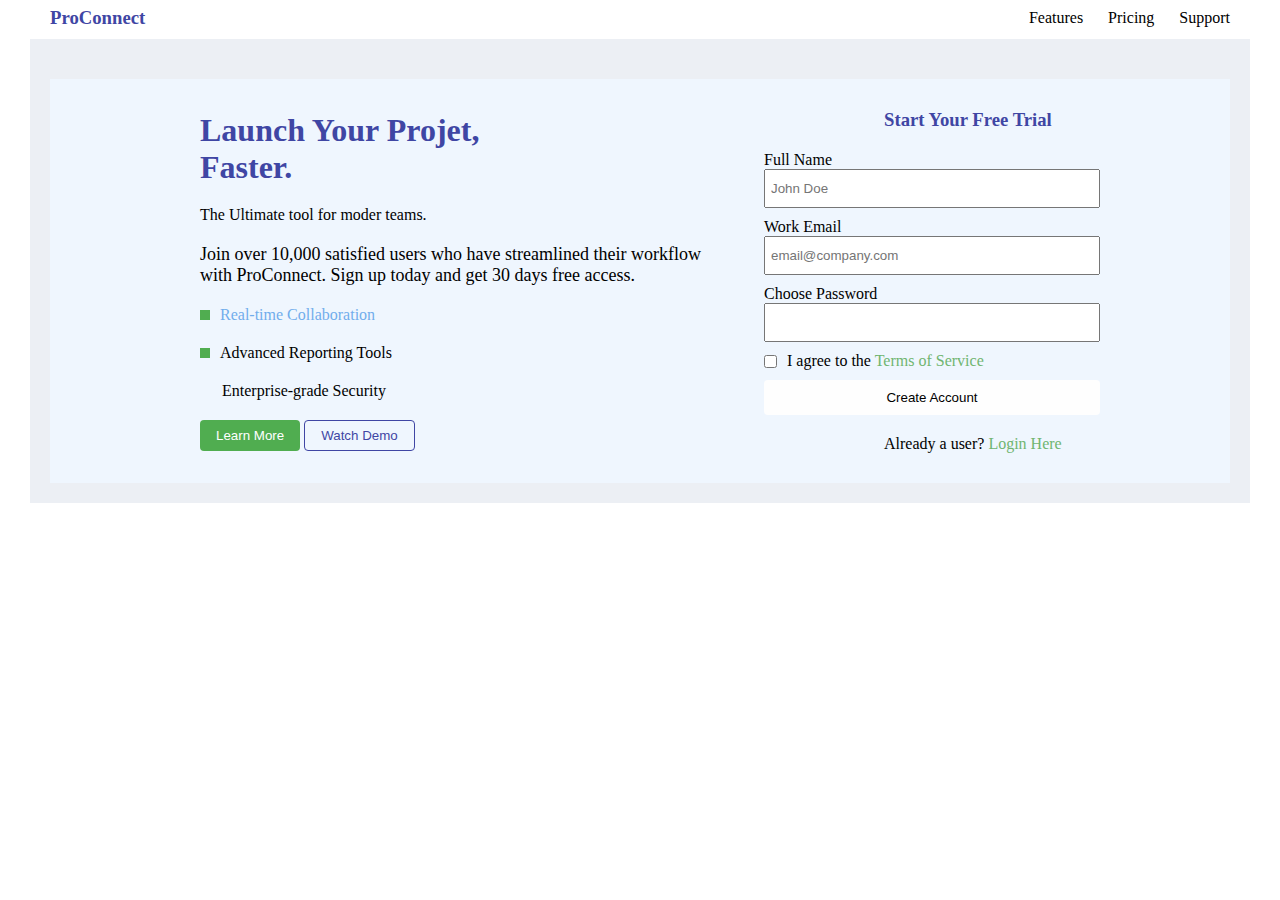
<file: fall-25-mid-solution/Question1/index.html>
<!DOCTYPE html>
<html lang="en">

<head>
    <meta charset="UTF-8">
    <meta name="viewport" content="width=device-width, initial-scale=1.0">
    <title>Document</title>
    <link rel="stylesheet" href="style.css">
</head>

<body>
    <!-- navbar section  -->
    <div class="do-flex navbar">
        <h3 class="color1">ProConnect</h3>

        <div class="do-flex" style="gap: 25px;">
            <p>Features</p>
            <p>Pricing</p>
            <p>Support</p>
        </div>
    </div>

    <!-- main section  -->
    <div class="do-flex main-section">
        <!-- main section : left side -->
        <div id="main-section-left">
            <h1 class="color1">Launch Your Projet, <br> Faster.</h1>
            <p class="main-margin-top">The Ultimate tool for moder teams.</p>
            <p class="main-margin-top" style="font-size: large;">Join over 10,000 satisfied users who have streamlined
                their
                workflow with ProConnect. Sign up today and get 30 days free access.</p>

            <div class="do-flex main-margin-top">
                <div class="box"></div>
                <p style="color: #71ADEC;">Real-time Collaboration</p>
            </div>

            <div class="do-flex main-margin-top">
                <div class="box"></div>
                <p>Advanced Reporting Tools</p>
            </div>


            <p class="main-margin-top" style="margin-left: 22px;">Enterprise-grade Security</p>

            <button class="main-margin-top" id="learn-btn">Learn More</button>
            <button id="watch-btn">Watch Demo</button>

        </div>

        <!-- main section: right side  -->
        <div id="main-section-right">
            <h3 class="color1" style="margin-left: 120px;">Start Your Free Trial</h3>

            <p class="main-margin-top">Full Name</p>
            <input class="input-form" type="text" name="" placeholder="John Doe" id="">

            <p class="main-margin-top-10">Work Email</p>
            <input class="input-form" type="email" name="" placeholder="email@company.com" id="">

            <p class="main-margin-top-10">Choose Password</p>
            <input class="input-form" type="password" name="" id="">

            <div class="do-flex main-margin-top-10">
                <input type="checkbox" name="" id="">
                <p>I agree to the <span class="color2">Terms of Service</span></p>
            </div>

            <button id="create-btn" class="main-margin-top-10">Create Account</button>

            <p class="main-margin-top" style="margin-left: 120px;">Already a user? <span class="color2">Login
                    Here</span></p>
        </div>
    </div>

</body>

</html>
</file>
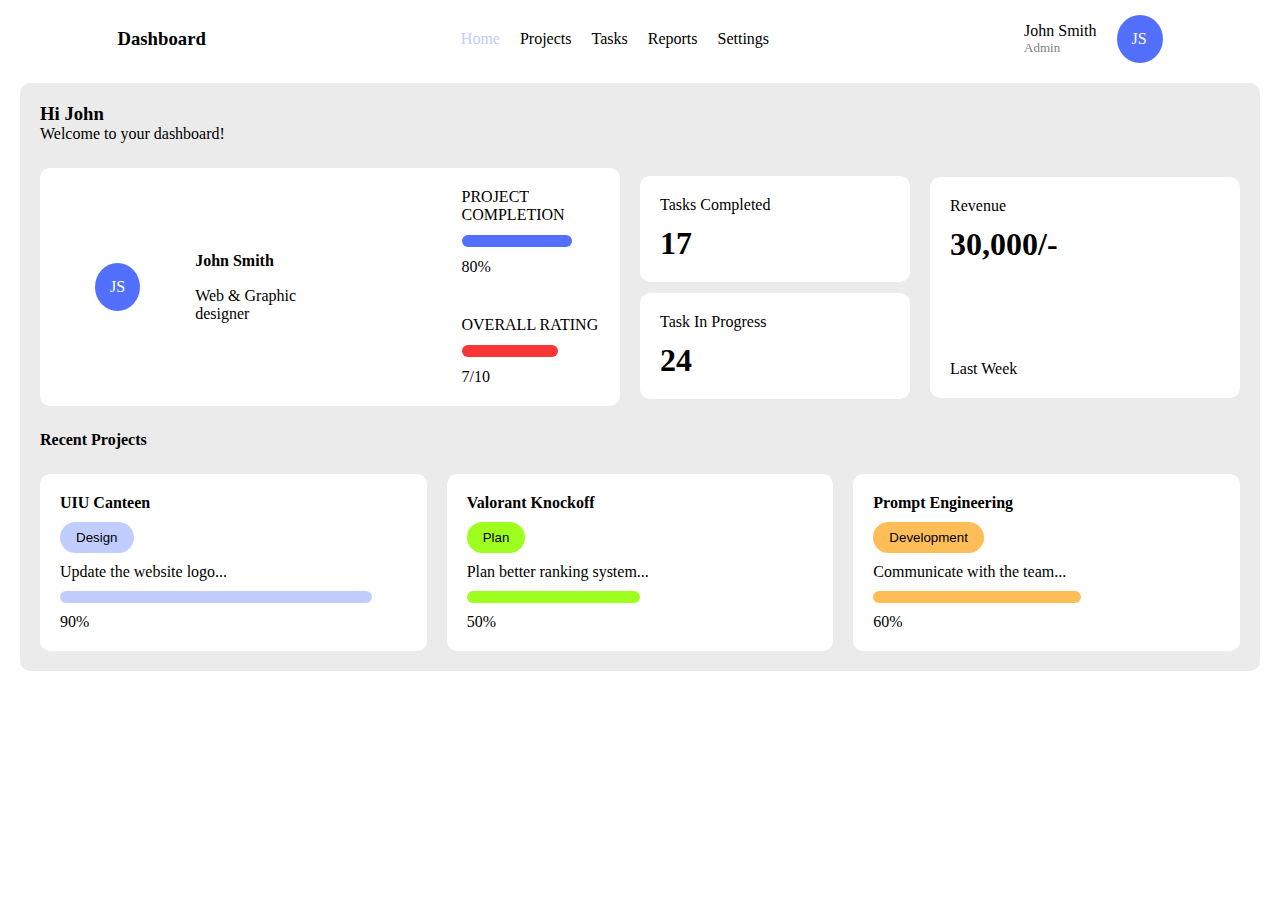
<file: fall-25-mid-solution/Question2/index.html>
<!DOCTYPE html>
<html lang="en">

<head>
    <meta charset="UTF-8">
    <meta name="viewport" content="width=device-width, initial-scale=1.0">
    <title>Document</title>
    <link rel="stylesheet" href="style.css">
</head>

<body>
    <!-- navbar  -->
    <div class="do-flex" id="navbar">
        <h3>Dashboard</h3>

        <div class="do-flex">
            <p style="color: #C1CDFF;">Home</p>
            <p>Projects</p>
            <p>Tasks</p>
            <p>Reports</p>
            <p>Settings</p>
        </div>

        <div class="do-flex">
            <div>
                <p>John Smith</p>
                <p style="font-size: small; color: gray;">Admin</p>
            </div>
            <p class="user-dp">JS</p>
        </div>

    </div>

    <!-- main section  -->
    <div id="main-section">
        <!-- main section title  -->
        <div>
            <h3>Hi John</h3>
            <p>Welcome to your dashboard!</p>
        </div>

        <!-- main section up  -->
        <div class="do-flex" style="margin: 25px 0px;">
            <div class="do-flex bg-white-card card-1-up">
                <p class="user-dp" style="margin-left: 35px;">JS</p>

                <div style="margin-left: 35px;">
                    <h4>John Smith</h4>
                    <p style="margin-top: 17px;">Web & Graphic designer</p>
                </div>

                <div style="margin-left: 120px;">
                    <p>PROJECT COMPLETION</p>
                    <div class="margin-main" id="progress-80"></div>
                    <p class="margin-main">80%</p>

                    <p style="margin-top: 40px;">OVERALL RATING</p>
                    <div class="margin-main" id="progress-7"></div>
                    <p class="margin-main">7/10</p>
                </div>

            </div>

            <div style="width: 25%;">
                <div class="bg-white-card">
                    <p>Tasks Completed</p>
                    <h1 class="margin-main">17</h1>
                </div>

                <div class="bg-white-card margin-main">
                    <p>Task In Progress</p>
                    <h1 class="margin-main">24</h1>
                </div>
            </div>

            <div class="card-3-up bg-white-card">
                <p>Revenue</p>
                <h1 class="margin-main">30,000/-</h1>
                <p style="margin-top: 97px;">Last Week</p>
            </div>
        </div>

        <!-- main section down  -->
        <h4 style="margin: 25px 0px;">Recent Projects</h4>

        <div class="do-flex">
            <div class="bg-white-card main-down-card">
                <h4>UIU Canteen</h4>
                <div>
                    <button id="btn1">Design</button>
                </div>
                <p>Update the website logo...</p>
                <div id="progress-90"></div>
                <p>90%</p>
            </div>

            <div class="bg-white-card main-down-card">
                <h4>Valorant Knockoff</h4>
                <div>
                    <button id="btn2">Plan</button>
                </div>
                <p>Plan better ranking system...</p>
                <div id="progress-50"></div>
                <p>50%</p>
            </div>

            <div class="bg-white-card main-down-card">
                <h4>Prompt Engineering</h4>
                <div>
                    <button id="btn3">Development</button>
                </div>
                <p>Communicate with the team...</p>
                <div id="progress-60"></div>
                <p>60%</p>
            </div>
        </div>

    </div>

</body>

</html>
</file>
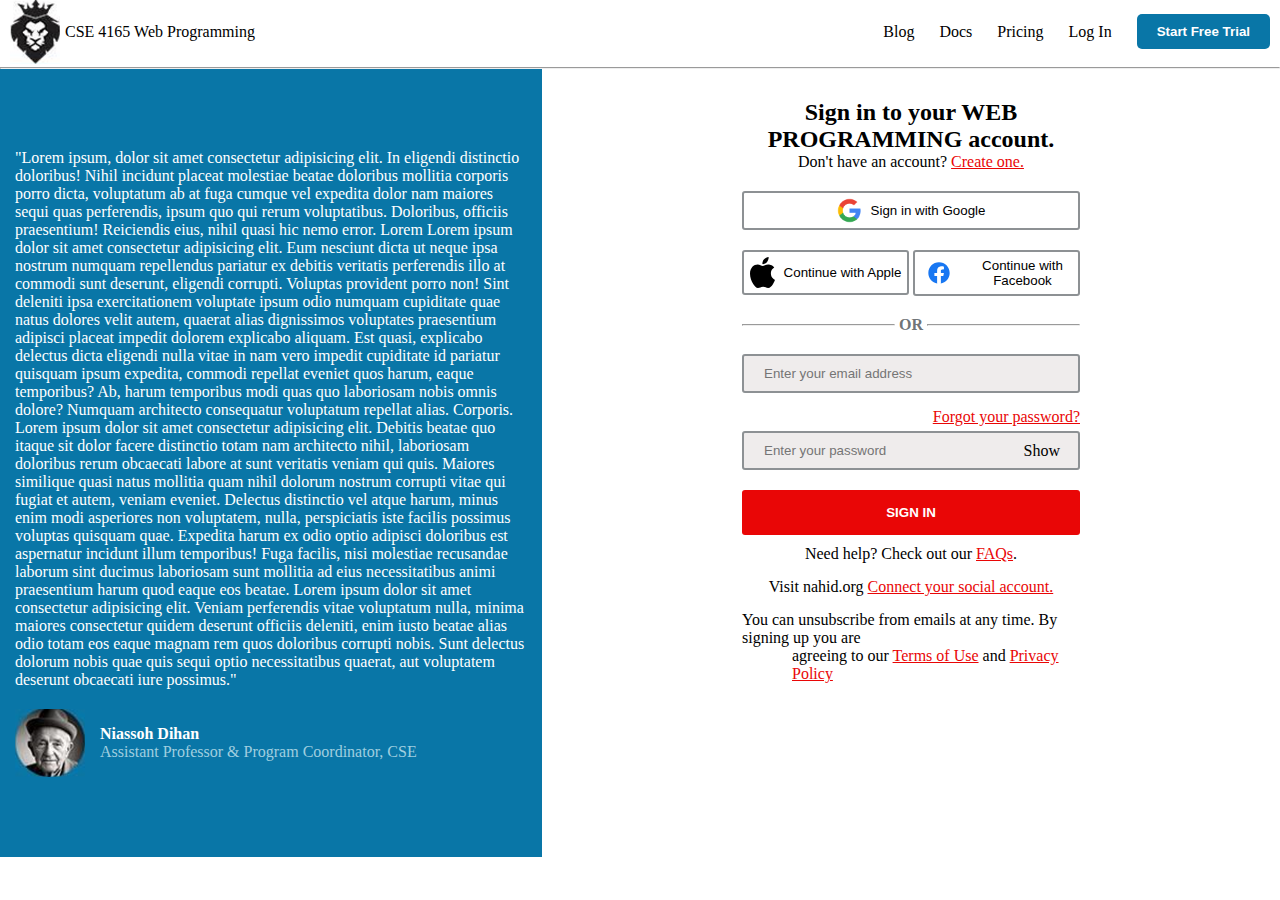
<file: spring-25-mid-solution/Question2/index.html>
<!DOCTYPE html>
<html lang="en">

<head>
    <meta charset="UTF-8">
    <meta name="viewport" content="width=device-width, initial-scale=1.0">
    <title>Document</title>
    <link rel="stylesheet" href="style.css">
</head>

<body>
    <!-- navbar  -->
    <div id="navbar">
        <!-- navbar left -->
        <div id="nav-left">
            <img style="width: 50px;" src="./logo.png" alt="">
            <p>CSE 4165 Web Programming</p>
        </div>

        <!-- navbar right -->
        <div id="nav-right">
            <p>Blog</p>
            <p>Docs</p>
            <p>Pricing</p>
            <p>Log In</p>
            <button id="trial-btn">Start Free Trial</button>
        </div>
    </div>
    <hr style="margin-top: 3px;">

    <!-- form section  -->
    <div id="form-section">
        <!-- left section of signin form  -->
        <div id="left-signin">
            <p>"Lorem ipsum, dolor sit amet consectetur adipisicing elit. In eligendi distinctio doloribus! Nihil
                incidunt
                placeat molestiae beatae doloribus mollitia corporis porro dicta, voluptatum ab at fuga cumque vel
                expedita
                dolor nam maiores sequi quas perferendis, ipsum quo qui rerum voluptatibus. Doloribus, officiis
                praesentium!
                Reiciendis eius, nihil quasi hic nemo error. Lorem Lorem ipsum dolor sit amet consectetur adipisicing elit. Eum nesciunt dicta ut neque ipsa nostrum numquam repellendus pariatur ex debitis veritatis perferendis illo at commodi sunt deserunt, eligendi corrupti. Voluptas provident porro non! Sint deleniti ipsa exercitationem voluptate ipsum odio numquam cupiditate quae natus dolores velit autem, quaerat alias dignissimos voluptates praesentium adipisci placeat impedit dolorem explicabo aliquam. Est quasi, explicabo delectus dicta eligendi nulla vitae in nam vero impedit cupiditate id pariatur quisquam ipsum expedita, commodi repellat eveniet quos harum, eaque temporibus? Ab, harum temporibus modi quas quo laboriosam nobis omnis dolore? Numquam architecto consequatur voluptatum repellat alias. Corporis. Lorem ipsum dolor sit amet consectetur adipisicing elit. Debitis beatae quo itaque sit dolor facere distinctio totam nam architecto nihil, laboriosam doloribus rerum obcaecati labore at sunt veritatis veniam qui quis. Maiores similique quasi natus mollitia quam nihil dolorum nostrum corrupti vitae qui fugiat et autem, veniam eveniet. Delectus distinctio vel atque harum, minus enim modi asperiores non voluptatem, nulla, perspiciatis iste facilis possimus voluptas quisquam quae. Expedita harum ex odio optio adipisci doloribus est aspernatur incidunt illum temporibus! Fuga facilis, nisi molestiae recusandae laborum sint ducimus laboriosam sunt mollitia ad eius necessitatibus animi praesentium harum quod eaque eos beatae. Lorem ipsum dolor sit amet consectetur adipisicing elit. Veniam perferendis vitae voluptatum nulla, minima maiores consectetur quidem deserunt officiis deleniti, enim iusto beatae alias odio totam eos eaque magnam rem quos doloribus corrupti nobis. Sunt delectus dolorum nobis quae quis sequi optio necessitatibus quaerat, aut voluptatem deserunt obcaecati iure possimus."</p>

            <div id="professor">
                <img width="70px" src="./dihan.png" alt="">
                <div>
                    <p style="font-weight: bold;">Niassoh Dihan</p>
                    <p style="color: rgba(240, 255, 255, 0.658);">Assistant Professor & Program Coordinator, CSE</p>
                </div>
            </div>

        </div>

        <!-- signin form  -->
        <div id="signin-form">
            <div id="form-title">
                <h2>Sign in to your WEB</h2>
                <h2>PROGRAMMING account.</h2>
                <div class="do-flex">
                    <p>Don't have an account?</p>
                    <a href="">Create one.</a>
                </div>
            </div>

            <button class="btn do-flex">
                <img style="width: 25px; margin-right: 5px;" src="./google.webp" alt="">
                <p>Sign in with Google</p>
            </button>


            <div class="do-flex ">
                <button class="btn do-flex">
                    <img style="width: 25px; margin-right: 5px;" src="./apple.svg" alt="">
                    <p>
                        Continue with Apple
                    </p>
                </button>
                <button class="btn do-flex">
                    <img style="width: 48px;" src="./facebook.svg" alt="">
                    <p>
                        Continue with Facebook
                    </p>
                </button>
            </div>

            <div class="do-flex" style="margin-top: 20px;">
                <hr style="width: 50%;">
                <p style="color: rgba(98, 103, 107, 0.926); font-weight: bold;">OR</p>
                <hr style="width: 50%;">
            </div>

            <div id="input-field">
                <input type="email" class="btn" style="padding: 10px 20px;
                box-sizing: border-box;  
                background-color: rgb(239, 236, 236);" name="" placeholder="Enter your email address" id="">

                <a id="forgot-link" href="">Forgot your password?</a>

                <input type="password" class="btn" style="margin-top: 5px; padding: 10px 20px; box-sizing: border-box;
                background-color: rgb(239, 236, 236);" name="" placeholder="Enter your password" id="">
                <p id="show">Show</p>
            </div>


            <button class="btn" id="signin-btn">SIGN IN</button>

            <div id="form-footer">
                <p>Need help? Check out our <a href="">FAQs</a>.</p>
                <p>Visit nahid.org <a href="">Connect your social account.</a></p>

                <div>
                    <p>You can unsubscribe from emails at any time. By signing up you are</p>
                <p style="margin-left: 50px;">
                     agreeing to our <a href="">Terms
                        of
                        Use</a> and <a href="">Privacy Policy</a></p>
                </div>
            </div>
        </div>
    </div>

</body>

</html>
</file>
<file: fall-25-mid-solution/Question1/style.css>
*{
    margin: 0;
    padding: 0;
}

/* navbar styles  */

.do-flex{
    display: flex;
    align-items: center;
    gap: 10px;
}

.navbar{
    justify-content: space-between;
    margin: 7px 50px;
}

/* main section  */
.main-section{
    margin: 10px 30px;
    background-color: #EFF6FE;
    border: 20px solid #ECEFF4;
    border-top: 40px solid #ECEFF4;
    padding: 30px;
}


#main-section-left{
    width: 45%;
    margin-right: 50px;
    margin-left: 120px;
}

#main-section-right{
    width: 30%;
    margin-right: 50px;
}

/* main section: left  */

.main-margin-top{
    margin-top: 20px;
}

.color1{
    color: #3F46A4;
}

.box{
    width: 10px;
    height: 10px;
    background-color: #50AD50;
}

#learn-btn{
    padding: 8px 16px;
    background-color: #50AD50;
    border: none;
    border-radius: 4px;
    color: white;
}

#watch-btn{
    padding: 7px 16px;
    border-radius: 4px;
    border: 1px solid #3F46A4;
    color: #3F46A4;
    background-color: transparent;
}

/* main section right side  */

.color2{
    color: #6FB570;
}

#create-btn{
    width: 100%;
    padding: 10px 16px;
    border: none;
    border-radius: 4px;
    background-color: #FEFEFE;
    /* color: white; */
}

.main-margin-top-10{
    margin-top: 10px;
}

.input-form{
    padding: 10px 5px;
    width: 100%;
    box-sizing: border-box;
}
</file>
<file: fall-25-mid-solution/Question2/style.css>
*{
    margin: 0;
    padding: 0;
}

.do-flex{
    display: flex;
    gap: 20px;
    align-items: center;
}

.bg-white-card{
    background-color: white;
    border-radius: 10px;
    padding: 20px;
}

/* navbar  */

#navbar{
    justify-content: space-around;
    margin-top: 15px;
}

.user-dp{
    background-color: #536FFE;
    padding: 15px;
    color: white;
    border-radius: 50%;
    width: 16px;
}


/* main section  */

.card-3-up{
    width: 25%;
}

.card-1-up{
    width: 50%;

}

#progress-80{
    background-color: #536FFE;
    width: 80%;
    height: 12px;
    border-radius: 10px;
}

#progress-7{
    background-color: #F93536;
    width: 70%;
    height: 12px;
    border-radius: 10px;
}

#main-section{
    background-color: #EBEBEB;
    padding: 20px;
    margin: 20px;
    border-radius: 10px;
}

#btn1{
    padding: 8px 16px;
    border-radius: 18px;
    border: none;
    background-color: #C1CDFF;
}

#progress-90{
    background-color: #C1CDFF;
    width: 90%;
    height: 12px;
    border-radius: 10px;
}

#btn2{
    padding: 8px 16px;
    border-radius: 18px;
    border: none;
    background-color: #9EFE1E;
}

#progress-50{
    background-color: #9EFE1E;
    width: 50%;
    height: 12px;
    border-radius: 10px;
}

.margin-main{
    margin-top: 11px;
}

#btn3{
    padding: 8px 16px;
    border-radius: 18px;
    border: none;
    background-color: #FEBD57;
}

#progress-60{
    background-color: #FEBD57;
    width: 60%;
    height: 12px;
    border-radius: 10px;
}

.main-down-card{
    width: 30%;
    display: flex;
    flex-direction: column;
    gap: 10px;
}
</file>
<file: spring-25-mid-solution/Question2/style.css>
* {
    margin: 0;
    padding: 0;
}

a{
    color: #e90606;
}

/* styles for navbar  */
#nav-left{
    display: flex;
    align-items: center;
    gap: 5px;
}

#nav-right{
    display: flex;
    gap: 25px;
    align-items: center;
}

#trial-btn{
    background-color: #0976a7;
    border: none;
    color: white;
    padding: 10px 20px;
    font-weight: bold;
    border-radius: 5px;
}

#navbar{
    display: flex;
    justify-content: space-between;
    margin: 0px 10px;
}

/* styles for whole form section  */
#form-section{
    display: flex;
}

/* styles for signin left section  */
#left-signin{
    background-color: #0976a7;
    color: white;
    width: 40%;
    padding: 80px 15px;
}

#professor{
    display: flex;
    align-items: center;
    gap: 15px;
    margin-top: 20px;
}

/* styles for signin form  */
#signin-form{
    padding: 30px 200px;
    flex: 1;
}

.do-flex{
    display: flex;
    gap: 4px;
    align-items: center;
    justify-content: center;
}

#form-title{
    display: flex;
    flex-direction: column;
    align-items: center;
}

.btn{
    background-color: white;
    border: 2px solid rgb(141, 145, 148);
    border-radius: 3px;
    width: 100%;
    padding: 5px 0px;
    margin-top: 20px;
}

#input-field{
    display: flex;
    flex-direction: column;
    position: relative;
}

#show{
    position: absolute;
    bottom: 10px;
    right: 20px;
}

#signin-btn{
    background-color: #e90606;
    border: none;
    color: white;
    font-weight: bold;
    padding: 15px 0px;
    margin-bottom: 10px;
}

#forgot-link{
    display: flex;
    justify-content: end;
    margin-top: 15px;
}

#form-footer{
    display: flex;
    flex-direction: column;
    align-items: center;
    gap: 15px;
}
</file>
